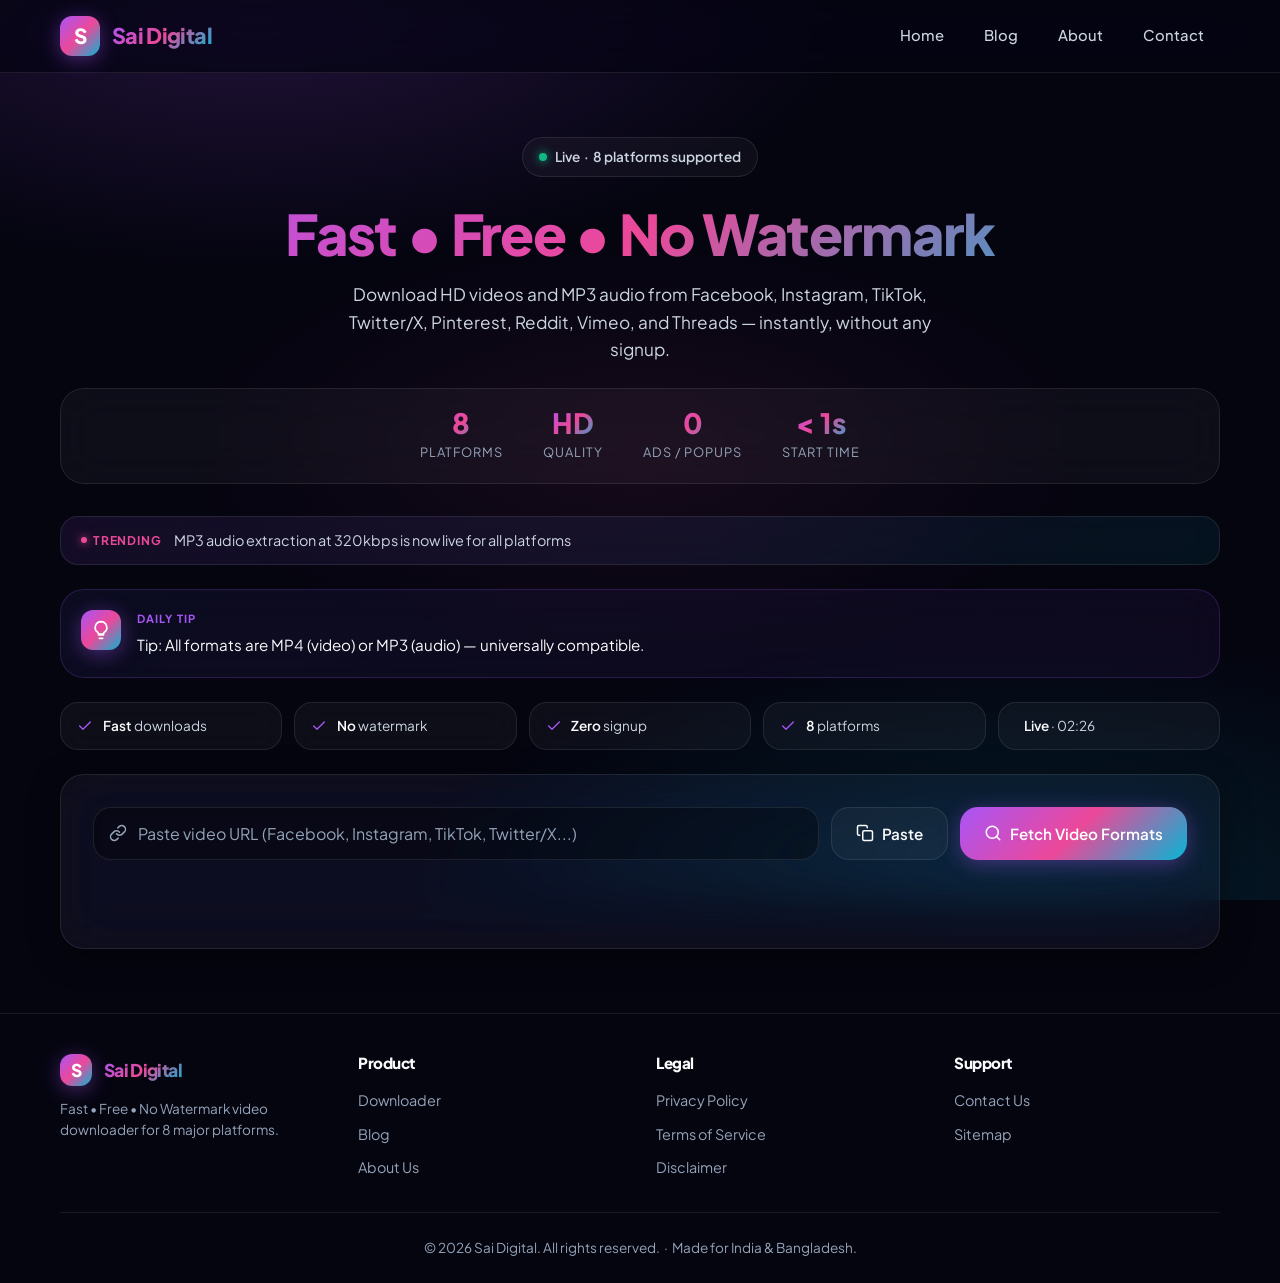
<file: templates/index.html>
<!DOCTYPE html>
<html lang="en">
<head>
  <meta charset="UTF-8">
  <meta name="viewport" content="width=device-width, initial-scale=1.0, maximum-scale=5.0">
  <meta name="theme-color" content="#050510">

  <!-- Primary SEO -->
  <title>Sai Digital — Fast • Free • No Watermark Video Downloader</title>
  <meta name="description" content="Download videos from Facebook, Instagram, TikTok, Twitter/X, Pinterest, Reddit, Vimeo, and Threads — MP4 in HD or MP3 audio. Fast, free, no watermark, no signup.">
  <meta name="keywords" content="video downloader, instagram reels download, facebook video download, tiktok download without watermark, mp3 converter, no watermark video downloader, free video downloader">

  <!-- Open Graph -->
  <meta property="og:title" content="Sai Digital — Fast • Free • No Watermark Video Downloader">
  <meta property="og:description" content="Download HD videos & MP3 audio from 8 platforms. Fast, free, no watermark, no signup.">
  <meta property="og:type" content="website">
  <meta property="og:url" content="https://sd.ssssobankura.org/">
  <meta property="og:image" content="https://sd.ssssobankura.org/static/og-image.png">

  <!-- Twitter -->
  <meta name="twitter:card" content="summary_large_image">
  <meta name="twitter:title" content="Sai Digital — Fast • Free • No Watermark Video Downloader">
  <meta name="twitter:description" content="Download HD videos & MP3 audio from 8 platforms. Fast, free, no watermark, no signup.">

  <!-- Canonical -->
  <link rel="canonical" href="https://sd.ssssobankura.org/">

  <!-- Fonts -->
  <link rel="preconnect" href="https://fonts.googleapis.com">
  <link rel="preconnect" href="https://fonts.gstatic.com" crossorigin>

  <!-- Styles -->
  <link rel="stylesheet" href="/static/style.css">

  <!-- JS (defer ensures DOM is ready) -->
  <script src="/static/auto-update.js" defer></script>
  <script src="/static/app.js" defer></script>

  <!-- Favicon -->
  <link rel="icon" type="image/svg+xml" href="data:image/svg+xml,%3Csvg xmlns='http://www.w3.org/2000/svg' viewBox='0 0 100 100'%3E%3Cdefs%3E%3ClinearGradient id='g' x1='0%25' y1='0%25' x2='100%25' y2='100%25'%3E%3Cstop offset='0%25' style='stop-color:%23a855f7'/%3E%3Cstop offset='50%25' style='stop-color:%23ec4899'/%3E%3Cstop offset='100%25' style='stop-color:%2306b6d4'/%3E%3C/linearGradient%3E%3C/defs%3E%3Crect width='100' height='100' rx='22' fill='url(%23g)'/%3E%3Ctext x='50' y='68' font-family='Arial,sans-serif' font-size='52' font-weight='bold' fill='white' text-anchor='middle'%3ES%3C/text%3E%3C/svg%3E">
</head>
<body>

  <!-- ==================================================================
       HEADER
       ================================================================== -->
  <header class="header">
    <div class="container">
      <nav class="nav">
        <a href="/" class="logo">
          <div class="logo-mark">S</div>
          <span class="logo-text">Sai Digital</span>
        </a>
        <div class="nav-links">
          <a href="/">Home</a>
          <a href="/blog">Blog</a>
          <a href="/about">About</a>
          <a href="/contact">Contact</a>
        </div>
      </nav>
    </div>
  </header>

  <!-- ==================================================================
       MAIN
       ================================================================== -->
  <main class="container">

    <!-- HERO -->
    <section class="hero reveal">
      <div class="hero-badge">
        <span class="pulse-dot"></span>
        <span>Live &nbsp;·&nbsp; 8 platforms supported</span>
      </div>
      <h1>Fast • Free • No Watermark</h1>
      <p class="subtitle">
        Download HD videos and MP3 audio from Facebook, Instagram, TikTok, Twitter/X, Pinterest, Reddit, Vimeo, and Threads — instantly, without any signup.
      </p>

      <div class="hero-stats">
        <div class="hero-stat">
          <span class="stat-num">8</span>
          <span class="stat-label">Platforms</span>
        </div>
        <div class="hero-stat">
          <span class="stat-num">HD</span>
          <span class="stat-label">Quality</span>
        </div>
        <div class="hero-stat">
          <span class="stat-num">0</span>
          <span class="stat-label">Ads / Popups</span>
        </div>
        <div class="hero-stat">
          <span class="stat-num">&lt; 1s</span>
          <span class="stat-label">Start Time</span>
        </div>
      </div>
    </section>

    <!-- TRENDING BANNER -->
    <div class="trending-banner reveal" id="trending-banner">
      <span class="trending-label">Trending</span>
      <span class="trending-text">Loading today's highlight...</span>
    </div>

    <!-- DAILY TIP -->
    <div class="daily-tip reveal" id="daily-tip">
      <div class="daily-tip-icon">
        <svg viewBox="0 0 24 24" fill="none" stroke="currentColor" stroke-width="2" stroke-linecap="round" stroke-linejoin="round">
          <path d="M9 18h6"></path>
          <path d="M10 22h4"></path>
          <path d="M12 2a7 7 0 0 0-4 12.7c.6.5 1 1.3 1 2.1V17h6v-.2c0-.8.4-1.6 1-2.1A7 7 0 0 0 12 2z"></path>
        </svg>
      </div>
      <div class="daily-tip-content">
        <div class="daily-tip-label">Daily Tip</div>
        <div class="daily-tip-text">Loading today's tip...</div>
      </div>
    </div>

    <!-- FEATURE STRIP -->
    <div class="feature-strip reveal">
      <div class="feature-pill">
        <svg viewBox="0 0 24 24" fill="none" stroke="currentColor" stroke-width="2" stroke-linecap="round" stroke-linejoin="round"><polyline points="20 6 9 17 4 12"></polyline></svg>
        <span><strong>Fast</strong> downloads</span>
      </div>
      <div class="feature-pill">
        <svg viewBox="0 0 24 24" fill="none" stroke="currentColor" stroke-width="2" stroke-linecap="round" stroke-linejoin="round"><polyline points="20 6 9 17 4 12"></polyline></svg>
        <span><strong>No</strong> watermark</span>
      </div>
      <div class="feature-pill">
        <svg viewBox="0 0 24 24" fill="none" stroke="currentColor" stroke-width="2" stroke-linecap="round" stroke-linejoin="round"><polyline points="20 6 9 17 4 12"></polyline></svg>
        <span><strong>Zero</strong> signup</span>
      </div>
      <div class="feature-pill">
        <svg viewBox="0 0 24 24" fill="none" stroke="currentColor" stroke-width="2" stroke-linecap="round" stroke-linejoin="round"><polyline points="20 6 9 17 4 12"></polyline></svg>
        <span><strong>8</strong> platforms</span>
      </div>
      <div class="feature-pill" id="live-indicator">
        <span class="live-dot"></span>
        <span><strong>Live</strong> · <span class="live-time">--:--</span></span>
      </div>
    </div>

    <!-- DOWNLOAD FORM -->
    <div class="download-card glass reveal">
      <form id="download-form" autocomplete="off" onsubmit="return false;">
        <div class="form-group">
          <div class="input-wrapper">
            <span class="input-icon">
              <svg viewBox="0 0 24 24" fill="none" stroke="currentColor" stroke-width="2" stroke-linecap="round" stroke-linejoin="round">
                <path d="M10 13a5 5 0 0 0 7.54.54l3-3a5 5 0 0 0-7.07-7.07l-1.72 1.71"></path>
                <path d="M14 11a5 5 0 0 0-7.54-.54l-3 3a5 5 0 0 0 7.07 7.07l1.71-1.71"></path>
              </svg>
            </span>
            <input
              type="url"
              id="video-url-input"
              name="url"
              placeholder="Paste video URL (Facebook, Instagram, TikTok, Twitter/X...)"
              autocomplete="off"
              spellcheck="false"
              required
            >
          </div>
          <button type="button" class="btn btn-ghost" id="btn-paste" aria-label="Paste from clipboard">
            <svg viewBox="0 0 24 24" fill="none" stroke="currentColor" stroke-width="2" stroke-linecap="round" stroke-linejoin="round">
              <rect x="9" y="9" width="13" height="13" rx="2" ry="2"></rect>
              <path d="M5 15H4a2 2 0 0 1-2-2V4a2 2 0 0 1 2-2h9a2 2 0 0 1 2 2v1"></path>
            </svg>
            Paste
          </button>
          <button type="submit" class="btn btn-primary" id="btn-submit">
            <svg viewBox="0 0 24 24" fill="none" stroke="currentColor" stroke-width="2" stroke-linecap="round" stroke-linejoin="round">
              <circle cx="11" cy="11" r="8"></circle>
              <line x1="21" y1="21" x2="16.65" y2="16.65"></line>
            </svg>
            Fetch Video Formats
          </button>
        </div>

        <div class="platform-chip" id="platform-chip">
          <span id="platform-chip-icon">
            <svg viewBox="0 0 24 24" fill="none" stroke="currentColor" stroke-width="2" stroke-linecap="round" stroke-linejoin="round">
              <circle cx="12" cy="12" r="10"></circle>
              <polyline points="12 6 12 12 16 14"></polyline>
            </svg>
          </span>
          <span id="platform-chip-name">Detecting...</span>
        </div>
      </form>
    </div>

    <!-- LOADING STATE -->
    <div class="loading-state" id="loading-state">
      <div class="spinner"></div>
      <div id="loading-status-text">Analyzing video stream...</div>
    </div>

    <div id="skeleton-loader" style="display: none;">
      <div class="glass" style="padding: 1.5rem; border-radius: 18px;">
        <div style="display: flex; gap: 1rem; align-items: center;">
          <div style="width: 140px; height: 80px; background: rgba(255,255,255,0.05); border-radius: 12px;"></div>
          <div style="flex: 1;">
            <div style="height: 14px; background: rgba(255,255,255,0.05); border-radius: 6px; margin-bottom: 8px;"></div>
            <div style="height: 10px; background: rgba(255,255,255,0.05); border-radius: 6px; width: 60%;"></div>
          </div>
        </div>
      </div>
    </div>

    <!-- RESULTS SECTION -->
    <section class="results-section" id="results-section">
      <!-- Result Header -->
      <div class="glass result-header">
        <div class="result-thumb-wrapper">
          <img class="result-thumb" id="result-thumbnail" src="/static/img/placeholder.jpg" alt="Video thumbnail" loading="lazy">
          <span class="result-duration" id="result-duration">00:00</span>
        </div>
        <div class="result-info">
          <h3 id="result-title">Video Title</h3>
          <div class="result-meta">
            <span class="result-platform" id="result-platform">Platform</span>
            <span class="result-author" id="result-author">Creator</span>
          </div>
        </div>
      </div>

      <!-- Tabs -->
      <div class="tabs" role="tablist">
        <button type="button" class="tab active" id="tab-video" role="tab" aria-selected="true">
          <svg viewBox="0 0 24 24" fill="none" stroke="currentColor" stroke-width="2" stroke-linecap="round" stroke-linejoin="round">
            <polygon points="23 7 16 12 23 17 23 7"></polygon>
            <rect x="1" y="5" width="15" height="14" rx="2" ry="2"></rect>
          </svg>
          Video (MP4)
        </button>
        <button type="button" class="tab" id="tab-audio" role="tab" aria-selected="false">
          <svg viewBox="0 0 24 24" fill="none" stroke="currentColor" stroke-width="2" stroke-linecap="round" stroke-linejoin="round">
            <path d="M9 18V5l12-2v13"></path>
            <circle cx="6" cy="18" r="3"></circle>
            <circle cx="18" cy="16" r="3"></circle>
          </svg>
          Audio (MP3)
        </button>
      </div>

      <!-- Video formats grid -->
      <div class="format-grid" id="video-formats-grid" role="tabpanel"></div>

      <!-- Audio formats grid (hidden by default) -->
      <div class="format-grid" id="audio-formats-grid" role="tabpanel" style="display: none;"></div>
    </section>

  </main>

  <!-- ==================================================================
       FOOTER
       ================================================================== -->
  <footer class="footer">
    <div class="container">
      <div class="footer-grid">
        <div class="footer-col">
          <div class="logo" style="margin-bottom: 0.75rem;">
            <div class="logo-mark" style="width: 32px; height: 32px; font-size: 1.1rem;">S</div>
            <span class="logo-text" style="font-size: 1.1rem;">Sai Digital</span>
          </div>
          <p style="font-size: 0.85rem; color: var(--text-muted); line-height: 1.55;">
            Fast • Free • No Watermark video downloader for 8 major platforms.
          </p>
        </div>

        <div class="footer-col">
          <h4>Product</h4>
          <ul>
            <li><a href="/">Downloader</a></li>
            <li><a href="/blog">Blog</a></li>
            <li><a href="/about">About Us</a></li>
          </ul>
        </div>

        <div class="footer-col">
          <h4>Legal</h4>
          <ul>
            <li><a href="/privacy">Privacy Policy</a></li>
            <li><a href="/terms">Terms of Service</a></li>
            <li><a href="/disclaimer">Disclaimer</a></li>
          </ul>
        </div>

        <div class="footer-col">
          <h4>Support</h4>
          <ul>
            <li><a href="/contact">Contact Us</a></li>
            <li><a href="/sitemap.xml">Sitemap</a></li>
          </ul>
        </div>
      </div>

      <div class="footer-bottom">
        &copy; <span id="footer-year">2025</span> Sai Digital. All rights reserved. &nbsp;·&nbsp; Made for India &amp; Bangladesh.
      </div>
    </div>
  </footer>

  <!-- ==================================================================
       TOAST CONTAINER
       ================================================================== -->
  <div class="toast-container" id="toast-container" aria-live="polite"></div>

  <!-- Footer year auto-update -->
  <script>
    (function () {
      var y = document.getElementById('footer-year');
      if (y) y.textContent = new Date().getFullYear();
    })();
  </script>

</body>
</html>
</file>
<file: static/style.css>
/* ==========================================================================
   SAI DIGITAL — Premium UI v4.2 (Final Stable)
   ========================================================================== */

@import url('https://fonts.googleapis.com/css2?family=Plus+Jakarta+Sans:wght@400;500;600;700;800&family=Inter:wght@400;500;600;700&display=swap');

:root {
  --bg-primary: #050510;
  --bg-secondary: #0a0a1f;
  --bg-tertiary: #12122e;
  --glass-bg: rgba(255, 255, 255, 0.04);
  --glass-bg-hover: rgba(255, 255, 255, 0.07);
  --glass-border: rgba(255, 255, 255, 0.09);
  --glass-border-hover: rgba(255, 255, 255, 0.18);
  --glass-shadow: 0 8px 32px 0 rgba(0, 0, 0, 0.45);
  --gradient-primary: linear-gradient(135deg, #a855f7 0%, #ec4899 50%, #06b6d4 100%);
  --text-primary: #f8fafc;
  --text-secondary: #cbd5e1;
  --text-muted: #94a3b8;
  --success: #10b981;
  --error: #ef4444;
  --radius-sm: 12px;
  --radius-md: 18px;
  --radius-lg: 24px;
  --transition: cubic-bezier(0.4, 0, 0.2, 1);
}

* {
  margin: 0;
  padding: 0;
  box-sizing: border-box;
  -webkit-tap-highlight-color: transparent;
}

html { scroll-behavior: smooth; }

body {
  font-family: 'Plus Jakarta Sans', 'Inter', -apple-system, BlinkMacSystemFont, sans-serif;
  background: var(--bg-primary);
  color: var(--text-primary);
  min-height: 100vh;
  line-height: 1.6;
  overflow-x: hidden;
  position: relative;
  -webkit-font-smoothing: antialiased;
}

/* Subtle fixed gradient — SAFE, no overflow */
body::before {
  content: '';
  position: fixed;
  inset: 0;
  background:
    radial-gradient(ellipse 80% 50% at 20% 0%, rgba(168, 85, 247, 0.18), transparent 60%),
    radial-gradient(ellipse 80% 50% at 80% 100%, rgba(6, 182, 212, 0.14), transparent 60%),
    radial-gradient(ellipse 60% 40% at 50% 50%, rgba(236, 72, 153, 0.08), transparent 60%);
  z-index: -1;
  pointer-events: none;
}

h1, h2, h3, h4 {
  font-weight: 800;
  letter-spacing: -0.03em;
  line-height: 1.15;
}

h1 {
  font-size: clamp(2rem, 6vw, 3.5rem);
  background: var(--gradient-primary);
  -webkit-background-clip: text;
  background-clip: text;
  -webkit-text-fill-color: transparent;
  margin-bottom: 1rem;
}

h2 {
  font-size: clamp(1.5rem, 4vw, 2.25rem);
  margin-bottom: 0.75rem;
}

h3 { font-size: clamp(1.1rem, 3vw, 1.35rem); }

p {
  color: var(--text-secondary);
  font-size: clamp(0.95rem, 2.5vw, 1.05rem);
}

a {
  color: inherit;
  text-decoration: none;
  transition: color 0.3s var(--transition);
}

.container {
  max-width: 1200px;
  margin: 0 auto;
  padding: 0 1.25rem;
  position: relative;
  z-index: 1;
}

/* HEADER */
.header {
  position: sticky;
  top: 0;
  z-index: 100;
  background: rgba(5, 5, 16, 0.75);
  backdrop-filter: blur(24px) saturate(180%);
  -webkit-backdrop-filter: blur(24px) saturate(180%);
  border-bottom: 1px solid var(--glass-border);
}

.nav {
  display: flex;
  align-items: center;
  justify-content: space-between;
  padding: 1rem 0;
}

.logo {
  display: flex;
  align-items: center;
  gap: 0.75rem;
  font-weight: 800;
  font-size: 1.35rem;
  letter-spacing: -0.03em;
}

.logo-mark {
  width: 40px;
  height: 40px;
  border-radius: 12px;
  background: var(--gradient-primary);
  display: flex;
  align-items: center;
  justify-content: center;
  font-size: 1.3rem;
  color: #fff;
  font-weight: 800;
  box-shadow: 0 4px 20px rgba(168, 85, 247, 0.4);
}

.logo-text {
  background: var(--gradient-primary);
  -webkit-background-clip: text;
  background-clip: text;
  -webkit-text-fill-color: transparent;
}

.nav-links {
  display: flex;
  gap: 0.5rem;
  align-items: center;
}

.nav-links a {
  padding: 0.5rem 1rem;
  border-radius: 10px;
  font-weight: 500;
  font-size: 0.925rem;
  color: var(--text-secondary);
}

.nav-links a:hover {
  color: var(--text-primary);
  background: var(--glass-bg);
}

/* HERO */
.hero {
  padding: clamp(2rem, 6vw, 4rem) 0 clamp(1rem, 3vw, 2rem);
  text-align: center;
}

.hero-badge {
  display: inline-flex;
  align-items: center;
  gap: 0.5rem;
  padding: 0.5rem 1rem;
  border-radius: 100px;
  background: var(--glass-bg);
  border: 1px solid var(--glass-border);
  font-size: 0.85rem;
  font-weight: 600;
  color: var(--text-secondary);
  margin-bottom: 1.5rem;
  backdrop-filter: blur(12px);
}

.pulse-dot {
  width: 8px;
  height: 8px;
  border-radius: 50%;
  background: var(--success);
  box-shadow: 0 0 10px var(--success);
  animation: pulseDot 2s ease-in-out infinite;
}

@keyframes pulseDot {
  0%, 100% { opacity: 1; transform: scale(1); }
  50% { opacity: 0.6; transform: scale(1.2); }
}

.hero p.subtitle {
  max-width: 640px;
  margin: 0 auto 1rem;
  color: var(--text-secondary);
  font-size: 1.075rem;
}

.hero-stats {
  display: flex;
  gap: clamp(1rem, 4vw, 2.5rem);
  justify-content: center;
  flex-wrap: wrap;
  margin-top: 1.5rem;
  padding: 1.25rem;
  border-radius: var(--radius-lg);
  background: var(--glass-bg);
  border: 1px solid var(--glass-border);
  backdrop-filter: blur(20px);
}

.hero-stat { text-align: center; }

.hero-stat .stat-num {
  font-size: clamp(1.25rem, 3vw, 1.75rem);
  font-weight: 800;
  background: var(--gradient-primary);
  -webkit-background-clip: text;
  background-clip: text;
  -webkit-text-fill-color: transparent;
  display: block;
  line-height: 1;
}

.hero-stat .stat-label {
  font-size: 0.8rem;
  color: var(--text-muted);
  text-transform: uppercase;
  letter-spacing: 0.08em;
  margin-top: 0.35rem;
  display: block;
}

/* GLASS CARD */
.glass {
  background: var(--glass-bg);
  border: 1px solid var(--glass-border);
  border-radius: var(--radius-lg);
  backdrop-filter: blur(24px) saturate(180%);
  -webkit-backdrop-filter: blur(24px) saturate(180%);
  box-shadow: var(--glass-shadow);
}

/* FORM */
.download-card {
  padding: clamp(1.25rem, 4vw, 2rem);
  margin-bottom: 2rem;
}

.form-group {
  display: flex;
  gap: 0.75rem;
  flex-wrap: wrap;
  margin-bottom: 1rem;
}

.input-wrapper {
  flex: 1;
  min-width: 240px;
  position: relative;
  display: flex;
  align-items: center;
}

.input-icon {
  position: absolute;
  left: 1rem;
  color: var(--text-muted);
  pointer-events: none;
  display: flex;
  align-items: center;
}

.input-icon svg { width: 18px; height: 18px; }

input[type="text"],
input[type="url"],
input[type="email"],
input[type="search"],
textarea,
select {
  width: 100%;
  padding: 0.95rem 1rem 0.95rem 2.75rem;
  border-radius: var(--radius-md);
  border: 1px solid var(--glass-border);
  background: rgba(0, 0, 0, 0.3);
  color: var(--text-primary);
  font-family: inherit;
  font-size: 1rem;
  transition: all 0.3s var(--transition);
  outline: none;
}

input:focus,
textarea:focus,
select:focus {
  border-color: rgba(168, 85, 247, 0.6);
  background: rgba(0, 0, 0, 0.4);
  box-shadow: 0 0 0 4px rgba(168, 85, 247, 0.12);
}

input::placeholder,
textarea::placeholder {
  color: var(--text-muted);
}

/* BUTTONS */
.btn {
  display: inline-flex;
  align-items: center;
  justify-content: center;
  gap: 0.5rem;
  padding: 0.95rem 1.5rem;
  border-radius: var(--radius-md);
  border: none;
  font-family: inherit;
  font-size: 0.95rem;
  font-weight: 600;
  cursor: pointer;
  transition: all 0.3s var(--transition);
  position: relative;
  overflow: hidden;
  white-space: nowrap;
  user-select: none;
}

.btn:active { transform: scale(0.97); }

.btn-primary {
  background: var(--gradient-primary);
  color: #fff;
  box-shadow: 0 4px 20px rgba(168, 85, 247, 0.35);
}

.btn-primary:hover:not(:disabled) {
  box-shadow: 0 6px 30px rgba(168, 85, 247, 0.55);
  transform: translateY(-2px);
}

.btn-primary:disabled {
  opacity: 0.6;
  cursor: not-allowed;
}

.btn-ghost {
  background: var(--glass-bg);
  color: var(--text-primary);
  border: 1px solid var(--glass-border);
}

.btn-ghost:hover {
  background: var(--glass-bg-hover);
  border-color: var(--glass-border-hover);
}

.btn svg { width: 18px; height: 18px; flex-shrink: 0; }

.ripple {
  position: absolute;
  border-radius: 50%;
  background: rgba(255, 255, 255, 0.35);
  transform: scale(0);
  animation: rippleAnim 0.6s ease-out;
  pointer-events: none;
}

@keyframes rippleAnim {
  to { transform: scale(4); opacity: 0; }
}

/* PLATFORM CHIP */
.platform-chip {
  display: inline-flex;
  align-items: center;
  gap: 0.5rem;
  padding: 0.5rem 0.85rem;
  border-radius: 100px;
  background: var(--glass-bg);
  border: 1px solid var(--glass-border);
  font-size: 0.85rem;
  font-weight: 600;
  color: var(--text-secondary);
  opacity: 0;
  transform: translateY(-6px);
  transition: all 0.3s var(--transition);
  pointer-events: none;
}

.platform-chip.active {
  opacity: 1;
  transform: translateY(0);
  color: #fff;
  border-color: transparent;
}

.platform-chip svg { width: 14px; height: 14px; }

/* LOADING */
.loading-state {
  display: none;
  flex-direction: column;
  align-items: center;
  gap: 1rem;
  padding: 2.5rem 1rem;
  text-align: center;
}

.spinner {
  width: 48px;
  height: 48px;
  border-radius: 50%;
  border: 3px solid rgba(168, 85, 247, 0.15);
  border-top-color: #a855f7;
  animation: spin 0.8s linear infinite;
}

@keyframes spin { to { transform: rotate(360deg); } }

/* RESULTS */
.results-section {
  display: none;
  margin-top: 2rem;
  animation: fadeInUp 0.5s var(--transition);
}

@keyframes fadeInUp {
  from { opacity: 0; transform: translateY(20px); }
  to { opacity: 1; transform: translateY(0); }
}

.result-header {
  display: flex;
  gap: 1.25rem;
  padding: 1.25rem;
  margin-bottom: 1.5rem;
  align-items: center;
  flex-wrap: wrap;
}

.result-thumb-wrapper {
  position: relative;
  width: 160px;
  height: 90px;
  border-radius: var(--radius-md);
  overflow: hidden;
  flex-shrink: 0;
  background: var(--bg-tertiary);
}

.result-thumb { width: 100%; height: 100%; object-fit: cover; }

.result-duration {
  position: absolute;
  bottom: 6px;
  right: 6px;
  background: rgba(0, 0, 0, 0.85);
  color: #fff;
  padding: 2px 8px;
  border-radius: 6px;
  font-size: 0.75rem;
  font-weight: 600;
}

.result-info { flex: 1; min-width: 220px; }
.result-info h3 { margin-bottom: 0.5rem; font-size: 1.1rem; }

.result-meta {
  display: flex;
  gap: 0.75rem;
  flex-wrap: wrap;
  align-items: center;
  font-size: 0.85rem;
  color: var(--text-muted);
}

.result-platform {
  padding: 4px 10px;
  border-radius: 100px;
  font-size: 0.75rem;
  font-weight: 600;
  border: 1px solid;
} 
/* ==========================================================================
   TABS
   ========================================================================== */
.tabs {
  display: flex;
  gap: 0.5rem;
  margin-bottom: 1.25rem;
  padding: 0.4rem;
  background: var(--glass-bg);
  border: 1px solid var(--glass-border);
  border-radius: var(--radius-md);
  backdrop-filter: blur(12px);
  width: fit-content;
  max-width: 100%;
  overflow-x: auto;
}

.tab {
  padding: 0.65rem 1.25rem;
  border: none;
  background: transparent;
  color: var(--text-secondary);
  font-family: inherit;
  font-weight: 600;
  font-size: 0.9rem;
  border-radius: var(--radius-sm);
  cursor: pointer;
  transition: all 0.3s var(--transition);
  display: inline-flex;
  align-items: center;
  gap: 0.5rem;
  white-space: nowrap;
}

.tab.active {
  background: var(--gradient-primary);
  color: #fff;
  box-shadow: 0 4px 16px rgba(168, 85, 247, 0.35);
}

.tab svg {
  width: 16px;
  height: 16px;
}

/* ==========================================================================
   FORMAT GRID
   ========================================================================== */
.format-grid {
  display: grid;
  grid-template-columns: repeat(auto-fill, minmax(280px, 1fr));
  gap: 1rem;
}

.format-card {
  position: relative;
  padding: 1.25rem;
  border-radius: var(--radius-md);
  background: var(--glass-bg);
  border: 1px solid var(--glass-border);
  backdrop-filter: blur(20px);
  cursor: pointer;
  transition: all 0.35s var(--transition);
  display: flex;
  flex-direction: column;
  gap: 1rem;
}

.format-card:hover {
  transform: translateY(-4px);
  background: var(--glass-bg-hover);
  border-color: var(--glass-border-hover);
  box-shadow: 0 12px 40px rgba(0, 0, 0, 0.5);
}

.format-card.recommended {
  background: linear-gradient(135deg, rgba(168, 85, 247, 0.08), rgba(236, 72, 153, 0.05));
}

.format-badge {
  position: absolute;
  top: 0.75rem;
  right: 0.75rem;
  font-size: 0.7rem;
  font-weight: 700;
  padding: 3px 10px;
  border-radius: 100px;
  background: var(--gradient-primary);
  color: #fff;
  text-transform: uppercase;
  letter-spacing: 0.05em;
}

.format-title-group {
  display: flex;
  flex-direction: column;
  gap: 0.35rem;
}

.format-quality {
  display: flex;
  align-items: center;
  gap: 0.5rem;
  font-weight: 700;
  color: var(--text-primary);
  font-size: 1rem;
}

.format-quality svg {
  color: #a855f7;
}

.format-sub {
  font-size: 0.85rem;
  color: var(--text-muted);
}

.format-footer {
  display: flex;
  justify-content: space-between;
  align-items: center;
  gap: 0.75rem;
  margin-top: auto;
}

.format-size {
  font-size: 0.8rem;
  color: var(--text-muted);
  font-weight: 500;
}

.btn-card-download {
  display: inline-flex;
  align-items: center;
  gap: 0.4rem;
  padding: 0.55rem 1rem;
  border-radius: 10px;
  border: none;
  background: var(--gradient-primary);
  color: #fff;
  font-family: inherit;
  font-size: 0.85rem;
  font-weight: 600;
  cursor: pointer;
  transition: all 0.3s var(--transition);
  box-shadow: 0 4px 16px rgba(168, 85, 247, 0.3);
}

.btn-card-download:hover {
  box-shadow: 0 6px 24px rgba(168, 85, 247, 0.5);
  transform: translateY(-1px);
}

.btn-card-download svg {
  width: 14px;
  height: 14px;
}

/* ==========================================================================
   TOAST NOTIFICATIONS
   ========================================================================== */
.toast-container {
  position: fixed;
  top: 1rem;
  right: 1rem;
  z-index: 9999;
  display: flex;
  flex-direction: column;
  gap: 0.75rem;
  max-width: 380px;
  width: calc(100vw - 2rem);
  pointer-events: none;
}

.toast {
  pointer-events: auto;
  display: flex;
  align-items: flex-start;
  gap: 0.75rem;
  padding: 1rem;
  border-radius: var(--radius-md);
  background: rgba(15, 15, 35, 0.95);
  border: 1px solid var(--glass-border);
  backdrop-filter: blur(24px);
  box-shadow: 0 8px 32px rgba(0, 0, 0, 0.5);
  animation: toastIn 0.35s var(--transition);
  position: relative;
  overflow: hidden;
}

.toast::before {
  content: '';
  position: absolute;
  left: 0;
  top: 0;
  bottom: 0;
  width: 3px;
  background: var(--gradient-primary);
}

.toast.error::before { background: var(--error); }
.toast.success::before { background: var(--success); }

.toast.shake {
  animation: toastIn 0.35s var(--transition), shake 0.5s ease-in-out;
}

@keyframes toastIn {
  from { opacity: 0; transform: translateX(30px); }
  to { opacity: 1; transform: translateX(0); }
}

@keyframes shake {
  0%, 100% { transform: translateX(0); }
  25% { transform: translateX(-6px); }
  75% { transform: translateX(6px); }
}

.toast.hiding {
  animation: toastOut 0.3s var(--transition) forwards;
}

@keyframes toastOut {
  to { opacity: 0; transform: translateX(30px); }
}

.toast-icon {
  width: 20px;
  height: 20px;
  flex-shrink: 0;
  margin-top: 2px;
}

.toast.error .toast-icon { color: var(--error); }
.toast.success .toast-icon { color: var(--success); }
.toast.info .toast-icon { color: #a855f7; }

.toast-body { flex: 1; min-width: 0; }

.toast-title {
  font-weight: 700;
  color: var(--text-primary);
  font-size: 0.9rem;
  margin-bottom: 2px;
}

.toast-desc {
  font-size: 0.82rem;
  color: var(--text-secondary);
  line-height: 1.45;
}

.toast-close {
  background: transparent;
  border: none;
  color: var(--text-muted);
  cursor: pointer;
  padding: 0;
  width: 20px;
  height: 20px;
  display: flex;
  align-items: center;
  justify-content: center;
  border-radius: 6px;
}

.toast-close:hover {
  background: var(--glass-bg);
  color: var(--text-primary);
}

.toast-close svg { width: 14px; height: 14px; }

/* ==========================================================================
   FOOTER
   ========================================================================== */
.footer {
  margin-top: 4rem;
  padding: 2.5rem 0 1.5rem;
  border-top: 1px solid var(--glass-border);
  position: relative;
  z-index: 1;
}

.footer-grid {
  display: grid;
  grid-template-columns: repeat(auto-fit, minmax(180px, 1fr));
  gap: 2rem;
  margin-bottom: 2rem;
}

.footer-col h4 {
  font-size: 0.95rem;
  margin-bottom: 1rem;
  color: var(--text-primary);
}

.footer-col ul {
  list-style: none;
  display: flex;
  flex-direction: column;
  gap: 0.5rem;
}

.footer-col a {
  color: var(--text-muted);
  font-size: 0.9rem;
  transition: color 0.2s;
}

.footer-col a:hover {
  color: var(--text-primary);
}

.footer-bottom {
  text-align: center;
  padding-top: 1.5rem;
  border-top: 1px solid var(--glass-border);
  color: var(--text-muted);
  font-size: 0.85rem;
}

/* ==========================================================================
   SCROLL REVEAL
   ========================================================================== */
.reveal {
  opacity: 0;
  transform: translateY(30px);
  transition: all 0.7s var(--transition);
}

.reveal.visible {
  opacity: 1;
  transform: translateY(0);
}

/* ==========================================================================
   PREMIUM WIDGETS — Trending, Daily Tip, Feature Strip
   ========================================================================== */
.trending-banner {
  display: flex;
  align-items: center;
  gap: 0.75rem;
  padding: 0.75rem 1.25rem;
  margin-bottom: 1.5rem;
  border-radius: var(--radius-md);
  background: linear-gradient(135deg, rgba(168, 85, 247, 0.1), rgba(6, 182, 212, 0.08));
  border: 1px solid var(--glass-border);
  backdrop-filter: blur(20px);
  overflow: hidden;
}

.trending-banner .trending-label {
  display: inline-flex;
  align-items: center;
  gap: 0.35rem;
  font-size: 0.75rem;
  font-weight: 700;
  text-transform: uppercase;
  letter-spacing: 0.08em;
  color: #ec4899;
  flex-shrink: 0;
}

.trending-banner .trending-label::before {
  content: '';
  width: 6px;
  height: 6px;
  border-radius: 50%;
  background: #ec4899;
  box-shadow: 0 0 8px #ec4899;
  animation: pulseDot 1.5s ease-in-out infinite;
}

.trending-text {
  font-size: 0.9rem;
  color: var(--text-secondary);
  white-space: nowrap;
  overflow: hidden;
  text-overflow: ellipsis;
  transition: opacity 0.5s ease, transform 0.5s ease;
}

.trending-text.switching {
  opacity: 0;
  transform: translateY(-8px);
}

.daily-tip {
  padding: 1.25rem;
  margin-bottom: 1.5rem;
  border-radius: var(--radius-lg);
  background: linear-gradient(135deg, rgba(99, 102, 241, 0.08), rgba(168, 85, 247, 0.06));
  border: 1px solid rgba(168, 85, 247, 0.2);
  backdrop-filter: blur(20px);
  display: flex;
  gap: 1rem;
  align-items: flex-start;
}

.daily-tip-icon {
  flex-shrink: 0;
  width: 40px;
  height: 40px;
  border-radius: 12px;
  background: var(--gradient-primary);
  display: flex;
  align-items: center;
  justify-content: center;
  color: #fff;
  box-shadow: 0 4px 20px rgba(168, 85, 247, 0.4);
}

.daily-tip-icon svg {
  width: 20px;
  height: 20px;
}

.daily-tip-content { flex: 1; min-width: 0; }

.daily-tip-label {
  font-size: 0.7rem;
  font-weight: 700;
  text-transform: uppercase;
  letter-spacing: 0.1em;
  color: #a855f7;
  margin-bottom: 0.35rem;
}

.daily-tip-text {
  font-size: 0.95rem;
  color: var(--text-primary);
  line-height: 1.55;
  transition: opacity 0.5s ease;
}

.daily-tip-text.switching { opacity: 0; }

.fresh-badge {
  display: inline-flex;
  align-items: center;
  gap: 0.25rem;
  padding: 2px 8px;
  border-radius: 100px;
  background: linear-gradient(135deg, #10b981, #06b6d4);
  color: #fff;
  font-size: 0.65rem;
  font-weight: 700;
  text-transform: uppercase;
  letter-spacing: 0.05em;
  box-shadow: 0 2px 8px rgba(16, 185, 129, 0.4);
  animation: freshPulse 2s ease-in-out infinite;
}

@keyframes freshPulse {
  0%, 100% { transform: scale(1); }
  50% { transform: scale(1.05); }
}

.live-indicator {
  display: inline-flex;
  align-items: center;
  gap: 0.4rem;
  padding: 0.35rem 0.75rem;
  border-radius: 100px;
  background: rgba(16, 185, 129, 0.1);
  border: 1px solid rgba(16, 185, 129, 0.3);
  color: #10b981;
  font-size: 0.75rem;
  font-weight: 600;
}

.live-indicator .live-dot {
  width: 6px;
  height: 6px;
  border-radius: 50%;
  background: #10b981;
  box-shadow: 0 0 8px #10b981;
  animation: pulseDot 1.5s ease-in-out infinite;
}

.feature-strip {
  display: grid;
  grid-template-columns: repeat(auto-fit, minmax(160px, 1fr));
  gap: 0.75rem;
  margin: 1.5rem 0;
}

.feature-pill {
  display: flex;
  align-items: center;
  gap: 0.6rem;
  padding: 0.75rem 1rem;
  border-radius: var(--radius-md);
  background: var(--glass-bg);
  border: 1px solid var(--glass-border);
  backdrop-filter: blur(12px);
  font-size: 0.85rem;
  color: var(--text-secondary);
  transition: all 0.3s var(--transition);
}

.feature-pill:hover {
  border-color: var(--glass-border-hover);
  background: var(--glass-bg-hover);
  transform: translateY(-2px);
}

.feature-pill svg {
  width: 16px;
  height: 16px;
  color: #a855f7;
  flex-shrink: 0;
}

.feature-pill strong {
  color: var(--text-primary);
  font-weight: 600;
}

/* ==========================================================================
   BLOG CARDS
   ========================================================================== */
.blog-card {
  padding: 1.25rem;
  border-radius: var(--radius-md);
  background: var(--glass-bg);
  border: 1px solid var(--glass-border);
  backdrop-filter: blur(20px);
  transition: all 0.35s var(--transition);
  display: flex;
  flex-direction: column;
  gap: 0.75rem;
}

.blog-card:hover {
  transform: translateY(-4px);
  border-color: var(--glass-border-hover);
  box-shadow: 0 12px 40px rgba(0, 0, 0, 0.5);
}

.blog-card-meta {
  display: flex;
  align-items: center;
  gap: 0.5rem;
  flex-wrap: wrap;
  font-size: 0.75rem;
  color: var(--text-muted);
}

.blog-card h3 {
  font-size: 1.05rem;
  line-height: 1.35;
  margin: 0;
  display: -webkit-box;
  -webkit-line-clamp: 2;
  -webkit-box-orient: vertical;
  overflow: hidden;
}

.blog-card p {
  font-size: 0.85rem;
  color: var(--text-secondary);
  line-height: 1.5;
  display: -webkit-box;
  -webkit-line-clamp: 3;
  -webkit-box-orient: vertical;
  overflow: hidden;
  margin: 0;
}

/* ==========================================================================
   RESPONSIVE
   ========================================================================== */
@media (max-width: 768px) {
  .nav-links a:not(.btn-nav) { display: none; }

  .form-group { flex-direction: column; }

  .form-group .btn { width: 100%; }

  .result-thumb-wrapper {
    width: 120px;
    height: 68px;
  }

  .format-grid { grid-template-columns: 1fr; }

  .toast-container {
    top: 0.5rem;
    right: 0.5rem;
    left: 0.5rem;
    width: auto;
    max-width: none;
  }

  .hero-stats { gap: 1rem; }
}

@media (max-width: 640px) {
  .trending-banner {
    padding: 0.65rem 1rem;
    flex-wrap: wrap;
  }
  .trending-text {
    font-size: 0.82rem;
    white-space: normal;
  }
  .daily-tip { padding: 1rem; }
  .daily-tip-icon {
    width: 34px;
    height: 34px;
  }
  .feature-strip { grid-template-columns: 1fr; }
}

/* ==========================================================================
   SCROLLBAR
   ========================================================================== */
::-webkit-scrollbar {
  width: 10px;
  height: 10px;
}

::-webkit-scrollbar-track {
  background: var(--bg-primary);
}

::-webkit-scrollbar-thumb {
  background: rgba(168, 85, 247, 0.3);
  border-radius: 100px;
  border: 2px solid var(--bg-primary);
}

::-webkit-scrollbar-thumb:hover {
  background: rgba(168, 85, 247, 0.5);
}

/* ==========================================================================
   UTILITY CLASSES
   ========================================================================== */
.text-center { text-align: center; }
.mt-1 { margin-top: 0.5rem; }
.mt-2 { margin-top: 1rem; }
.mt-3 { margin-top: 1.5rem; }
.mb-2 { margin-bottom: 1rem; }
.hidden { display: none !important; }
</file>
